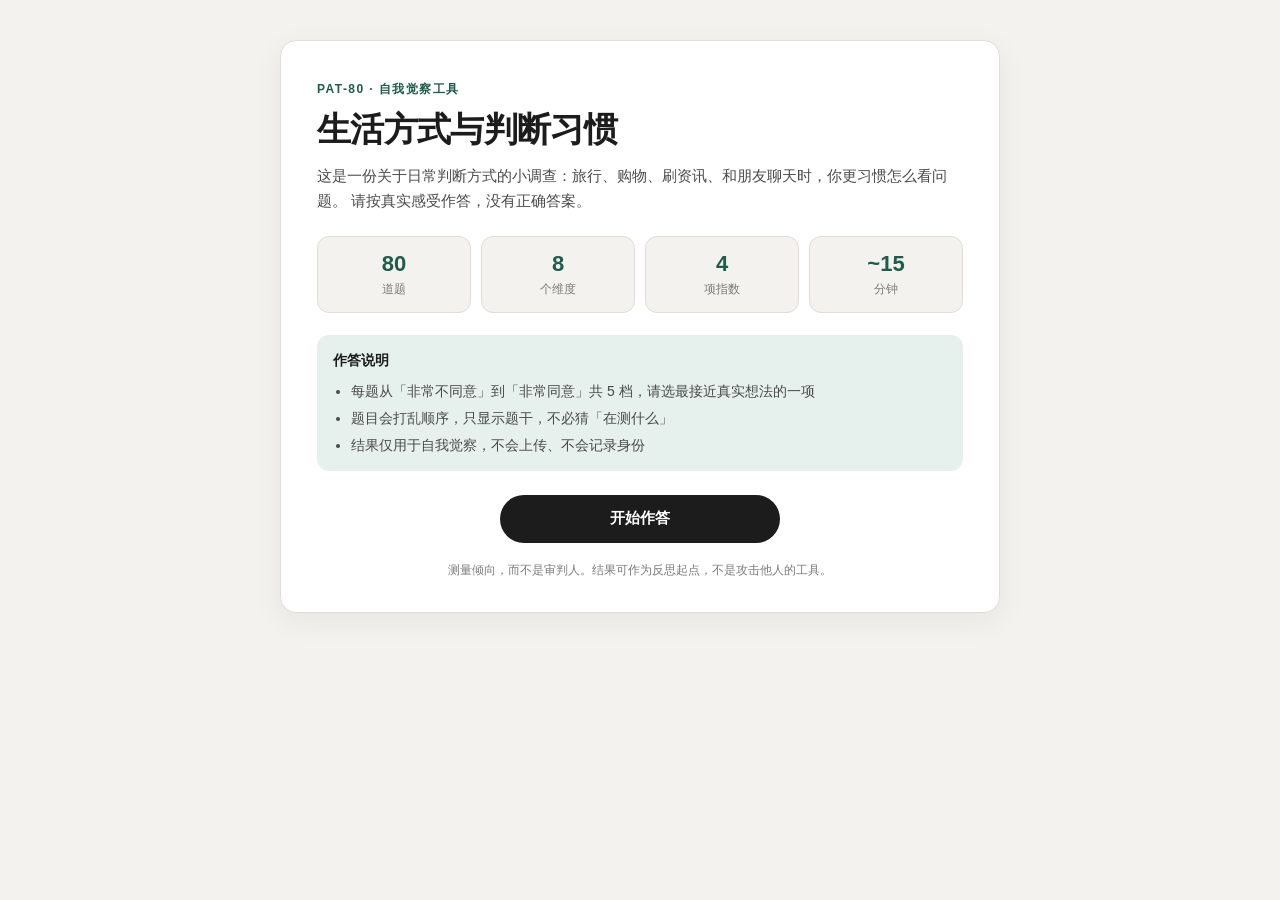
<file: index.html>
<!DOCTYPE html>
<html lang="zh-CN">
<head>
  <meta charset="UTF-8" />
  <meta name="viewport" content="width=device-width, initial-scale=1, viewport-fit=cover" />
  <meta name="theme-color" content="#1a1a1a" />
  <title>生活方式与判断习惯小调查</title>
  <link rel="stylesheet" href="style.css" />
</head>
<body>
  <div id="app">
    <!-- 引导页 -->
    <section id="screen-intro" class="screen active">
      <div class="panel intro-panel">
        <p class="eyebrow">PAT-80 · 自我觉察工具</p>
        <h1>生活方式与判断习惯</h1>
        <p class="lead">
          这是一份关于日常判断方式的小调查：旅行、购物、刷资讯、和朋友聊天时，你更习惯怎么看问题。
          请按真实感受作答，没有正确答案。
        </p>

        <div class="info-grid">
          <div class="info-card">
            <span class="info-num">80</span>
            <span class="info-label">道题</span>
          </div>
          <div class="info-card">
            <span class="info-num">8</span>
            <span class="info-label">个维度</span>
          </div>
          <div class="info-card">
            <span class="info-num">4</span>
            <span class="info-label">项指数</span>
          </div>
          <div class="info-card">
            <span class="info-num">~15</span>
            <span class="info-label">分钟</span>
          </div>
        </div>

        <div class="intro-notes">
          <p><strong>作答说明</strong></p>
          <ul>
            <li>每题从「非常不同意」到「非常同意」共 5 档，请选最接近真实想法的一项</li>
            <li>题目会打乱顺序，只显示题干，不必猜「在测什么」</li>
            <li>结果仅用于自我觉察，不会上传、不会记录身份</li>
          </ul>
        </div>

        <button id="btn-start" class="btn-primary" type="button">开始作答</button>
        <p class="footnote">测量倾向，而不是审判人。结果可作为反思起点，不是攻击他人的工具。</p>
      </div>
    </section>

    <!-- 作答页 -->
    <section id="screen-survey" class="screen">
      <header class="survey-header">
        <div class="progress-wrap">
          <div class="progress-meta">
            <span id="progress-text">1 / 80</span>
            <span id="progress-pct">0%</span>
          </div>
          <div class="progress-bar">
            <div id="progress-fill" class="progress-fill"></div>
          </div>
        </div>
      </header>

      <main class="survey-main">
        <div id="question-card" class="question-card">
          <div class="dim-tag" id="dim-tag">维度</div>
          <p class="q-text" id="q-text"></p>
          <div class="likert" id="likert" role="radiogroup" aria-labelledby="q-text"></div>
        </div>
      </main>

      <footer class="survey-footer">
        <button id="btn-prev" class="btn-ghost" type="button" disabled>上一题</button>
        <button id="btn-next" class="btn-primary" type="button" disabled>下一题</button>
      </footer>
    </section>

    <!-- 结果页 -->
    <section id="screen-result" class="screen">
      <div class="panel result-panel">
        <p class="eyebrow">测量完成</p>
        <h1>你的判断习惯画像</h1>
        <p class="lead" id="result-type-lead"></p>

        <div class="type-badge" id="type-badge"></div>

        <div class="score-block">
          <h2 class="section-title">总指数</h2>
          <div class="index-cards" id="index-cards"></div>
        </div>

        <div class="interpret" id="interpret"></div>

        <details class="detail-fold" id="detail-fold">
          <summary>
            <span class="summary-title">详细维度与雷达图</span>
            <span class="summary-hint">默认收起，避免分享时暴露测量结构</span>
          </summary>
          <div class="result-grid folded-grid">
            <div class="radar-block">
              <h2 class="section-title">八维雷达图</h2>
              <div class="radar-wrap">
                <svg id="radar-chart" viewBox="0 0 320 320" role="img" aria-label="八维雷达图"></svg>
              </div>
              <div class="radar-legend" id="radar-legend"></div>
            </div>
            <div class="score-block">
              <h2 class="section-title">维度明细</h2>
              <div class="dim-list" id="dim-list"></div>
            </div>
          </div>
        </details>

        <div class="result-actions">
          <button id="btn-copy" class="btn-secondary" type="button">复制结果摘要</button>
          <button id="btn-restart" class="btn-ghost" type="button">重新作答</button>
        </div>

        <p class="footnote">
          本工具为研究/自我觉察设计稿，未做全国常模。高分不等于错误，低分也不等于清醒——它测量的是稳定的态度结构，而不是对错。
        </p>
      </div>
    </section>
  </div>

  <script src="app.js"></script>
</body>
</html>
</file>
<file: style.css>
/* PAT-40 · 政治态度倾向量表 */

:root {
  --bg: #f4f2ee;
  --bg-deep: #ebe7e0;
  --surface: #ffffff;
  --ink: #1c1c1c;
  --ink-2: #4a4a4a;
  --ink-3: #7a7a7a;
  --line: #e2ddd4;
  --accent: #1f5c4d;
  --accent-soft: #e6f0ed;
  --accent-2: #c45c26;
  --accent-2-soft: #f8ebe3;
  --warn: #9a3412;
  --shadow: 0 8px 30px rgba(28, 28, 28, 0.06);
  --radius: 16px;
  --radius-sm: 12px;
  --font: "PingFang SC", "Microsoft YaHei", "Noto Sans SC", "Helvetica Neue", Arial, sans-serif;
  --mono: "SF Mono", "Cascadia Code", Consolas, monospace;
}

*,
*::before,
*::after {
  box-sizing: border-box;
}

html,
body {
  margin: 0;
  padding: 0;
  min-height: 100%;
  font-family: var(--font);
  background: var(--bg);
  color: var(--ink);
  -webkit-font-smoothing: antialiased;
  -webkit-tap-highlight-color: transparent;
}

body {
  min-height: 100dvh;
}

#app {
  min-height: 100dvh;
}

/* ---------- screens ---------- */
.screen {
  display: none;
  min-height: 100dvh;
  padding: 24px 16px 40px;
}

.screen.active {
  display: flex;
  flex-direction: column;
  align-items: center;
}

.panel {
  width: 100%;
  max-width: 720px;
  background: var(--surface);
  border: 1px solid var(--line);
  border-radius: var(--radius);
  box-shadow: var(--shadow);
  padding: 28px 22px 24px;
}

/* ---------- intro ---------- */
.eyebrow {
  margin: 0 0 10px;
  font-size: 12px;
  letter-spacing: 0.12em;
  text-transform: uppercase;
  color: var(--accent);
  font-weight: 600;
}

.intro-panel h1,
.result-panel h1 {
  margin: 0 0 12px;
  font-size: clamp(26px, 5vw, 34px);
  line-height: 1.25;
  letter-spacing: -0.02em;
}

.lead {
  margin: 0 0 22px;
  color: var(--ink-2);
  font-size: 15px;
  line-height: 1.7;
}

.info-grid {
  display: grid;
  grid-template-columns: repeat(4, 1fr);
  gap: 10px;
  margin-bottom: 22px;
}

.info-card {
  background: var(--bg);
  border: 1px solid var(--line);
  border-radius: var(--radius-sm);
  padding: 14px 8px;
  text-align: center;
  display: flex;
  flex-direction: column;
  gap: 4px;
}

.info-num {
  font-size: 22px;
  font-weight: 700;
  color: var(--accent);
  font-variant-numeric: tabular-nums;
}

.info-label {
  font-size: 12px;
  color: var(--ink-3);
}

.intro-notes {
  background: var(--accent-soft);
  border-radius: var(--radius-sm);
  padding: 14px 16px;
  margin-bottom: 24px;
  color: var(--ink-2);
  font-size: 14px;
  line-height: 1.65;
}

.intro-notes p {
  margin: 0 0 8px;
  color: var(--ink);
}

.intro-notes ul {
  margin: 0;
  padding-left: 18px;
}

.intro-notes li + li {
  margin-top: 4px;
}

.footnote {
  margin: 18px 0 0;
  font-size: 12px;
  color: var(--ink-3);
  line-height: 1.6;
  text-align: center;
}

/* ---------- buttons ---------- */
.btn-primary,
.btn-secondary,
.btn-ghost {
  appearance: none;
  border: none;
  font-family: inherit;
  font-size: 15px;
  font-weight: 600;
  border-radius: 999px;
  cursor: pointer;
  transition: transform 0.12s ease, background 0.15s ease, opacity 0.15s ease, border-color 0.15s ease;
  min-height: 48px;
  padding: 0 22px;
}

.btn-primary:active,
.btn-secondary:active,
.btn-ghost:active {
  transform: scale(0.98);
}

.btn-primary {
  background: var(--ink);
  color: #fff;
  width: 100%;
}

.btn-primary:hover:not(:disabled) {
  background: #000;
}

.btn-primary:disabled {
  opacity: 0.35;
  cursor: not-allowed;
}

.btn-secondary {
  background: var(--accent-soft);
  color: var(--accent);
  border: 1px solid #c5d9d3;
}

.btn-secondary:hover {
  background: #d7e8e3;
}

.btn-ghost {
  background: transparent;
  color: var(--ink-2);
  border: 1px solid var(--line);
}

.btn-ghost:hover:not(:disabled) {
  border-color: var(--ink-3);
  color: var(--ink);
}

.btn-ghost:disabled {
  opacity: 0.35;
  cursor: not-allowed;
}

#btn-start {
  max-width: 280px;
  margin: 0 auto;
  display: block;
}

/* ---------- survey ---------- */
#screen-survey {
  padding: 0;
  justify-content: flex-start;
  min-height: 100dvh;
  background: var(--bg);
}

.survey-header {
  width: 100%;
  position: sticky;
  top: 0;
  z-index: 10;
  background: rgba(244, 242, 238, 0.92);
  backdrop-filter: blur(10px);
  -webkit-backdrop-filter: blur(10px);
  border-bottom: 1px solid var(--line);
  padding: 14px 16px 12px;
}

.progress-wrap {
  max-width: 720px;
  margin: 0 auto;
}

.progress-meta {
  display: flex;
  justify-content: space-between;
  font-size: 12px;
  color: var(--ink-3);
  margin-bottom: 8px;
  font-variant-numeric: tabular-nums;
  font-family: var(--mono);
}

.progress-bar {
  height: 4px;
  background: var(--bg-deep);
  border-radius: 999px;
  overflow: hidden;
}

.progress-fill {
  height: 100%;
  width: 0%;
  background: var(--accent);
  border-radius: 999px;
  transition: width 0.25s ease;
}

.survey-main {
  flex: 1;
  width: 100%;
  max-width: 720px;
  margin: 0 auto;
  padding: 24px 16px 120px;
  display: flex;
  align-items: flex-start;
}

.question-card {
  width: 100%;
  background: var(--surface);
  border: 1px solid var(--line);
  border-radius: var(--radius);
  box-shadow: var(--shadow);
  padding: 24px 20px 20px;
  animation: fadeUp 0.28s ease;
}

@keyframes fadeUp {
  from {
    opacity: 0;
    transform: translateY(8px);
  }
  to {
    opacity: 1;
    transform: translateY(0);
  }
}

.dim-tag {
  display: inline-block;
  font-size: 11px;
  letter-spacing: 0.06em;
  color: var(--accent);
  background: var(--accent-soft);
  border-radius: 999px;
  padding: 4px 10px;
  margin-bottom: 14px;
  font-weight: 600;
}

.q-text {
  margin: 0 0 22px;
  font-size: clamp(17px, 2.8vw, 20px);
  line-height: 1.65;
  font-weight: 500;
  color: var(--ink);
}

/* Likert */
.likert {
  display: grid;
  grid-template-columns: 1fr;
  gap: 10px;
}

.likert-option {
  appearance: none;
  width: 100%;
  min-height: 52px;
  border: 1.5px solid var(--line);
  background: var(--bg);
  border-radius: var(--radius-sm);
  font-family: inherit;
  font-size: 15px;
  color: var(--ink-2);
  cursor: pointer;
  display: flex;
  align-items: center;
  gap: 12px;
  padding: 12px 14px;
  text-align: left;
  transition: border-color 0.15s ease, background 0.15s ease, color 0.15s ease, transform 0.1s ease;
}

.likert-option:hover {
  border-color: #b8cfc8;
  background: #f7faf9;
}

.likert-option:active {
  transform: scale(0.99);
}

.likert-option .dot {
  width: 18px;
  height: 18px;
  border-radius: 50%;
  border: 2px solid #b8b4ac;
  flex-shrink: 0;
  position: relative;
  transition: border-color 0.15s ease, background 0.15s ease;
}

.likert-option .dot::after {
  content: "";
  position: absolute;
  inset: 3px;
  border-radius: 50%;
  background: transparent;
  transition: background 0.15s ease;
}

.likert-option.selected {
  border-color: var(--accent);
  background: var(--accent-soft);
  color: var(--ink);
  font-weight: 600;
}

.likert-option.selected .dot {
  border-color: var(--accent);
}

.likert-option.selected .dot::after {
  background: var(--accent);
}

.likert-option .num {
  font-family: var(--mono);
  font-size: 12px;
  color: var(--ink-3);
  min-width: 14px;
}

.likert-option.selected .num {
  color: var(--accent);
}

.survey-footer {
  position: fixed;
  left: 0;
  right: 0;
  bottom: 0;
  z-index: 20;
  display: flex;
  gap: 10px;
  padding: 12px 16px calc(12px + env(safe-area-inset-bottom, 0px));
  background: rgba(244, 242, 238, 0.94);
  backdrop-filter: blur(10px);
  -webkit-backdrop-filter: blur(10px);
  border-top: 1px solid var(--line);
}

.survey-footer .btn-ghost {
  flex: 0 0 auto;
  min-width: 96px;
}

.survey-footer .btn-primary {
  flex: 1;
  width: auto;
}

/* ---------- result ---------- */
.type-badge {
  display: inline-flex;
  align-items: center;
  gap: 8px;
  background: var(--ink);
  color: #fff;
  border-radius: 999px;
  padding: 10px 18px;
  font-size: 15px;
  font-weight: 600;
  margin-bottom: 24px;
}

.type-badge .code {
  font-family: var(--mono);
  font-size: 12px;
  opacity: 0.7;
}

.section-title {
  margin: 0 0 12px;
  font-size: 13px;
  letter-spacing: 0.08em;
  text-transform: uppercase;
  color: var(--ink-3);
  font-weight: 600;
}

.result-grid {
  display: grid;
  gap: 28px;
  margin-bottom: 8px;
}

.score-block {
  margin-bottom: 8px;
}

/* 折叠区：默认收起，防止分享时暴露维度结构 */
.detail-fold {
  margin: 8px 0 20px;
  border: 1px solid var(--line);
  border-radius: var(--radius-sm);
  background: var(--bg);
  overflow: hidden;
}

.detail-fold > summary {
  list-style: none;
  cursor: pointer;
  display: flex;
  flex-direction: column;
  gap: 4px;
  padding: 14px 16px;
  user-select: none;
  -webkit-user-select: none;
}

.detail-fold > summary::-webkit-details-marker {
  display: none;
}

.detail-fold > summary::after {
  content: "";
}

.detail-fold > summary {
  position: relative;
  padding-right: 40px;
}

.detail-fold > summary::before {
  content: "展开";
  position: absolute;
  right: 16px;
  top: 50%;
  transform: translateY(-50%);
  font-size: 12px;
  color: var(--accent);
  font-weight: 600;
}

.detail-fold[open] > summary::before {
  content: "收起";
}

.summary-title {
  font-size: 14px;
  font-weight: 600;
  color: var(--ink);
}

.summary-hint {
  font-size: 12px;
  color: var(--ink-3);
  line-height: 1.5;
}

.folded-grid {
  padding: 0 14px 16px;
  margin: 0;
}

.radar-wrap {
  background: var(--bg);
  border: 1px solid var(--line);
  border-radius: var(--radius-sm);
  padding: 12px;
  display: flex;
  justify-content: center;
}

#radar-chart {
  width: 100%;
  max-width: 300px;
  height: auto;
  display: block;
}

.radar-legend {
  display: flex;
  flex-wrap: wrap;
  gap: 8px 14px;
  margin-top: 12px;
  font-size: 12px;
  color: var(--ink-2);
}

.radar-legend span {
  display: inline-flex;
  align-items: center;
  gap: 6px;
}

.radar-legend i {
  width: 8px;
  height: 8px;
  border-radius: 50%;
  display: inline-block;
}

.index-cards {
  display: grid;
  grid-template-columns: 1fr 1fr;
  gap: 10px;
  margin-bottom: 22px;
}

.index-card {
  background: var(--bg);
  border: 1px solid var(--line);
  border-radius: var(--radius-sm);
  padding: 14px;
}

.index-card .label {
  display: block;
  font-size: 12px;
  color: var(--ink-3);
  margin-bottom: 6px;
}

.index-card .value {
  font-size: 28px;
  font-weight: 700;
  font-variant-numeric: tabular-nums;
  line-height: 1;
  margin-bottom: 6px;
}

.index-card .bar {
  height: 6px;
  background: var(--bg-deep);
  border-radius: 999px;
  overflow: hidden;
}

.index-card .bar > i {
  display: block;
  height: 100%;
  border-radius: 999px;
  width: 0;
  transition: width 0.6s ease;
}

.index-card.n .value { color: var(--accent-2); }
.index-card.n .bar > i { background: var(--accent-2); }
.index-card.w .value { color: #2563eb; }
.index-card.w .bar > i { background: #2563eb; }
.index-card.b .value { color: #7c3aed; }
.index-card.b .bar > i { background: #7c3aed; }
.index-card.e .value { color: #0f766e; }
.index-card.e .bar > i { background: #0f766e; }

.dim-list {
  display: flex;
  flex-direction: column;
  gap: 10px;
}

.dim-row {
  display: grid;
  grid-template-columns: 1fr auto;
  gap: 8px 12px;
  align-items: center;
  padding: 12px 14px;
  background: var(--bg);
  border: 1px solid var(--line);
  border-radius: var(--radius-sm);
}

.dim-row .name {
  font-size: 14px;
  font-weight: 500;
  color: var(--ink);
}

.dim-row .score {
  font-family: var(--mono);
  font-size: 14px;
  font-weight: 600;
  color: var(--ink);
  font-variant-numeric: tabular-nums;
}

.dim-row .track {
  grid-column: 1 / -1;
  height: 6px;
  background: var(--bg-deep);
  border-radius: 999px;
  overflow: hidden;
}

.dim-row .track > i {
  display: block;
  height: 100%;
  border-radius: 999px;
  background: var(--accent);
  width: 0;
  transition: width 0.6s ease;
}

.interpret {
  margin: 24px 0;
  padding: 18px 16px;
  background: var(--accent-soft);
  border-radius: var(--radius-sm);
  font-size: 14px;
  line-height: 1.75;
  color: var(--ink-2);
}

.interpret h3 {
  margin: 0 0 10px;
  font-size: 15px;
  color: var(--ink);
}

.interpret p {
  margin: 0 0 10px;
}

.interpret p:last-child {
  margin-bottom: 0;
}

.result-actions {
  display: flex;
  gap: 10px;
  margin-bottom: 8px;
}

.result-actions button {
  flex: 1;
}

/* ---------- responsive ---------- */
@media (min-width: 720px) {
  .screen {
    padding: 40px 24px 48px;
  }

  .panel {
    padding: 40px 36px 32px;
  }

  .survey-main {
    padding-top: 36px;
  }

  .question-card {
    padding: 36px 32px 28px;
  }

  .likert {
    grid-template-columns: 1fr;
    gap: 12px;
  }

  .result-grid {
    grid-template-columns: 1fr 1fr;
    align-items: start;
  }

  .survey-footer {
    padding: 14px 24px;
  }

  .survey-footer .btn-primary,
  .survey-footer .btn-ghost {
    max-width: 200px;
  }

  .survey-footer {
    justify-content: center;
  }

  .survey-footer .btn-primary {
    max-width: 240px;
  }
}

@media (max-width: 480px) {
  .info-grid {
    grid-template-columns: repeat(2, 1fr);
  }

  .index-cards {
    grid-template-columns: 1fr 1fr;
  }
}

/* reduce motion */
@media (prefers-reduced-motion: reduce) {
  *,
  *::before,
  *::after {
    animation-duration: 0.01ms !important;
    transition-duration: 0.01ms !important;
  }
}
</file>
